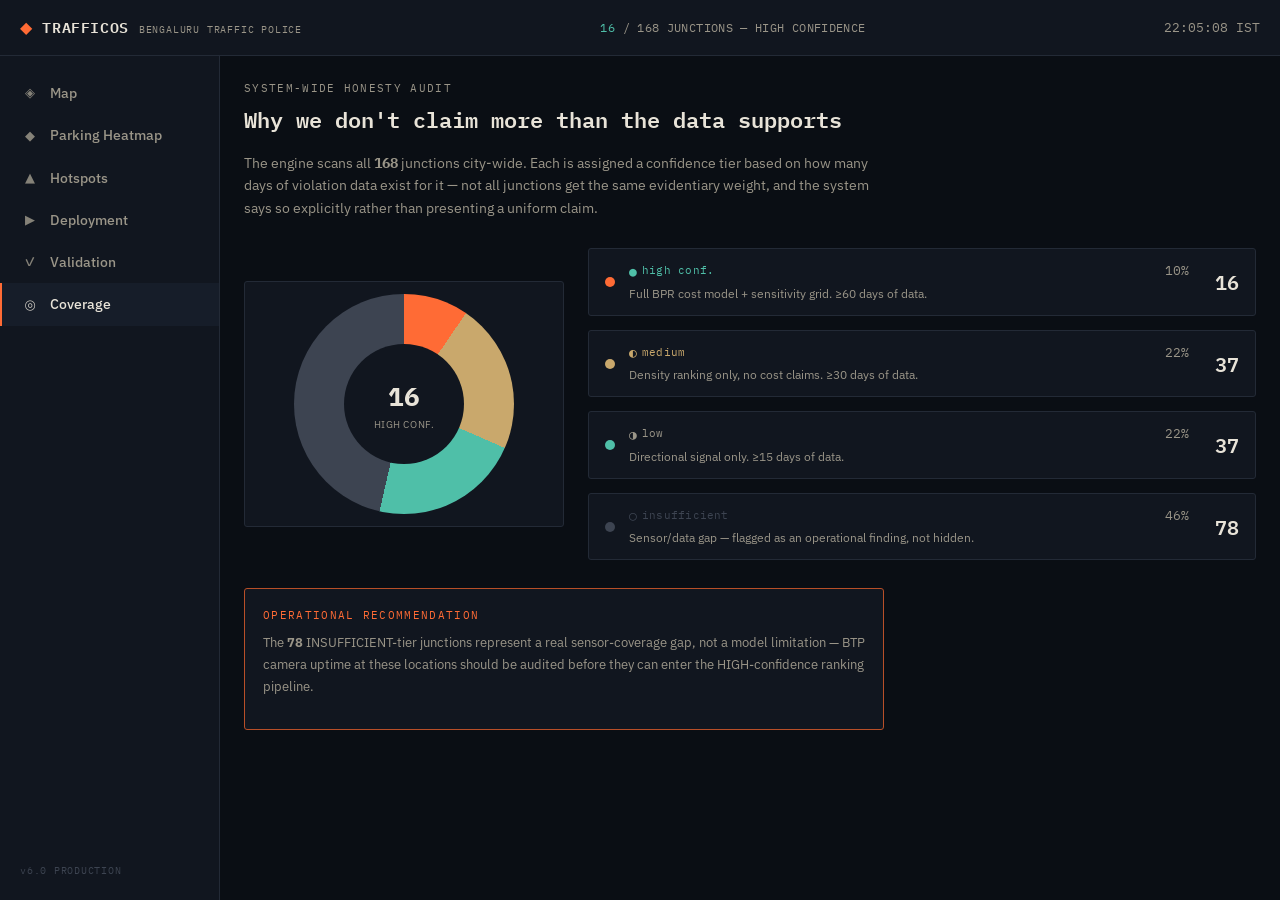
<file: trafficos-frontend/coverage.html>
<!doctype html>
<html lang="en">
<head>
  <meta charset="UTF-8" />
  <meta name="viewport" content="width=device-width, initial-scale=1.0" />
  <title>TrafficOS · Coverage</title>
  <link rel="preconnect" href="https://fonts.googleapis.com">
  <link rel="preconnect" href="https://fonts.gstatic.com" crossorigin>
  <link href="https://fonts.googleapis.com/css2?family=IBM+Plex+Mono:wght@300;400;500;600;700&family=IBM+Plex+Sans:wght@400;500;600&display=swap" rel="stylesheet">
  <link rel="stylesheet" href="css/style.css" />
  <style>
    .pie {
      width: 220px; height: 220px; border-radius: 50%; margin: 0 auto;
      position: relative;
    }
    .pie-hole {
      position: absolute; top: 50%; left: 50%; transform: translate(-50%, -50%);
      width: 120px; height: 120px; border-radius: 50%; background: var(--ink-raised);
      display: flex; flex-direction: column; align-items: center; justify-content: center;
    }
    .pie-hole-val { font-family: var(--font-mono); font-size: 26px; font-weight: 700; }
    .pie-hole-label { font-size: 9.5px; color: var(--paper-dim); letter-spacing: 0.06em; text-transform: uppercase; margin-top: 2px; }
  </style>
</head>
<body>
  <div class="shell">
    <header class="topbar" id="topbar"></header>
    <nav class="nav" id="nav"></nav>
    <main class="main" id="main">
      <div class="eyebrow">System-wide honesty audit</div>
      <h1 class="page-title" style="max-width:640px">Why we don't claim more than the data supports</h1>
      <p style="font-size:13.5px;color:var(--paper-dim);line-height:1.7;max-width:640px;margin-bottom:28px" id="intro"></p>

      <div class="coverage-split">
        <div class="chart-panel">
          <div class="pie" id="pie"></div>
        </div>
        <div class="tier-list" id="tier-list"></div>
      </div>

      <div class="recommendation" id="recommendation"></div>
    </main>
  </div>

  <script src="js/shared.js"></script>
  <script>
    renderShell('coverage');

    const TIER_COLOR = { HIGH: '#FF6B35', MEDIUM: '#C9A86C', LOW: '#4FBFA8', INSUFFICIENT: '#3D4451' };
    const TIER_DESC = {
      HIGH: 'Full BPR cost model + sensitivity grid. &ge;60 days of data.',
      MEDIUM: 'Density ranking only, no cost claims. &ge;30 days of data.',
      LOW: 'Directional signal only. &ge;15 days of data.',
      INSUFFICIENT: 'Sensor/data gap &mdash; flagged as an operational finding, not hidden.',
    };
    const TIER_ORDER = ['HIGH', 'MEDIUM', 'LOW', 'INSUFFICIENT'];

    async function init() {
      try {
        const coverage = await loadJSON('coverage');
        render(coverage);
      } catch (e) {
        showError(document.getElementById('main'), e.message, init);
      }
    }

    function render(coverage) {
      document.getElementById('intro').innerHTML =
        'The engine scans all <b class="mono">' + coverage.total_junctions + '</b> junctions ' +
        'city-wide. Each is assigned a confidence tier based on how many days of ' +
        'violation data exist for it &mdash; not all junctions get the same evidentiary ' +
        'weight, and the system says so explicitly rather than presenting a uniform claim.';

      renderPie(coverage);

      document.getElementById('tier-list').innerHTML = TIER_ORDER.map(function(tier) {
        const count = coverage.tier_counts[tier] || 0;
        const pct = ((count / coverage.total_junctions) * 100).toFixed(0);
        return '<div class="tier-row">' +
          '<div class="tier-dot" style="background:' + TIER_COLOR[tier] + '"></div>' +
          '<div style="flex:1">' +
          '<div class="tier-name">' + confBadge(tier) + '<span class="tier-pct">' + pct + '%</span></div>' +
          '<div class="tier-desc">' + TIER_DESC[tier] + '</div>' +
          '</div>' +
          '<div class="tier-count mono">' + count + '</div>' +
          '</div>';
      }).join('');

      document.getElementById('recommendation').innerHTML =
        '<div class="eyebrow" style="color:var(--orange)">Operational recommendation</div>' +
        '<p style="font-size:13px;color:var(--paper-dim);line-height:1.7;margin-top:8px">' +
        'The <b>' + coverage.tier_counts.INSUFFICIENT + '</b> INSUFFICIENT-tier junctions ' +
        'represent a real sensor-coverage gap, not a model limitation &mdash; BTP camera ' +
        'uptime at these locations should be audited before they can enter the ' +
        'HIGH-confidence ranking pipeline.</p>';
    }

    function renderPie(coverage) {
      let cumulative = 0;
      const segments = TIER_ORDER.map(function(tier) {
        const count = coverage.tier_counts[tier] || 0;
        const pct = (count / coverage.total_junctions) * 100;
        const seg = TIER_COLOR[tier] + ' ' + cumulative + '% ' + (cumulative + pct) + '%';
        cumulative += pct;
        return seg;
      });
      document.getElementById('pie').style.background = 'conic-gradient(' + segments.join(', ') + ')';
      document.getElementById('pie').innerHTML =
        '<div class="pie-hole">' +
        '<div class="pie-hole-val">' + coverage.tier_counts.HIGH + '</div>' +
        '<div class="pie-hole-label">high conf.</div>' +
        '</div>';
    }

    init();
  </script>
</body>
</html>
</file>
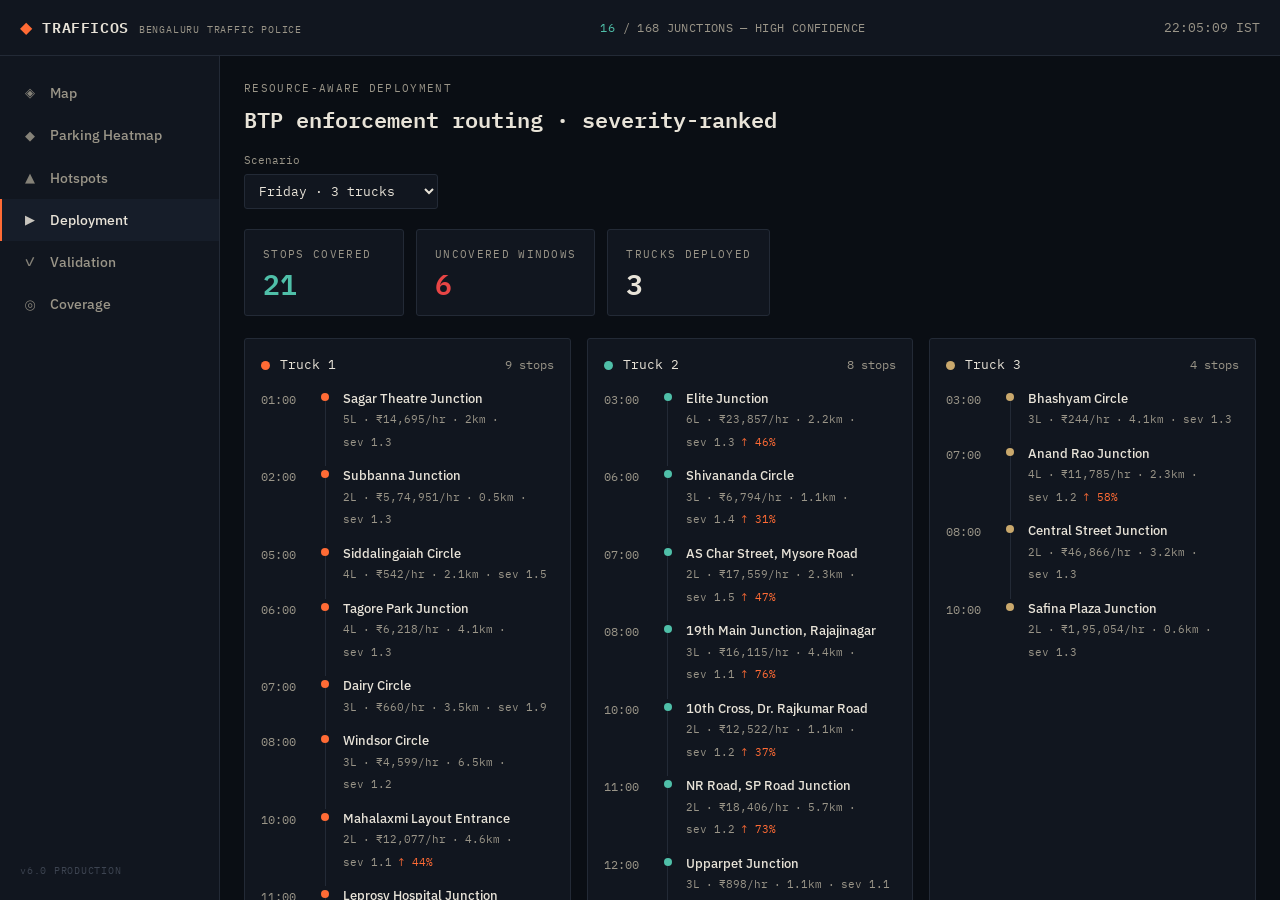
<file: trafficos-frontend/deployment.html>
<!doctype html>
<html lang="en">
<head>
  <meta charset="UTF-8" />
  <meta name="viewport" content="width=device-width, initial-scale=1.0" />
  <title>TrafficOS · Deployment</title>
  <link rel="preconnect" href="https://fonts.googleapis.com">
  <link rel="preconnect" href="https://fonts.gstatic.com" crossorigin>
  <link href="https://fonts.googleapis.com/css2?family=IBM+Plex+Mono:wght@300;400;500;600;700&family=IBM+Plex+Sans:wght@400;500;600&display=swap" rel="stylesheet">
  <link rel="stylesheet" href="css/style.css" />
</head>
<body>
  <div class="shell">
    <header class="topbar" id="topbar"></header>
    <nav class="nav" id="nav"></nav>
    <main class="main" id="main">
      <div class="eyebrow">Resource-aware deployment</div>
      <h1 class="page-title">BTP enforcement routing &middot; severity-ranked</h1>

      <div class="controls" id="controls"></div>
      <div class="stat-row" id="stat-row"></div>
      <div class="trucks-grid" id="trucks-grid"></div>
      <div id="uncovered-slot"></div>

      <div style="font-size:11px;color:var(--steel);margin-top:18px;font-style:italic">
        Static build: 4 pre-computed scenarios shown. Live deployment supports
        arbitrary day/truck-count recomputation via the FastAPI backend.
      </div>
    </main>
  </div>

  <script src="js/shared.js"></script>
  <script>
    renderShell('deployment');

    const SCENARIOS = [
      { key: 'Friday_3', day: 'Friday', n: 3 },
      { key: 'Monday_3', day: 'Monday', n: 3 },
      { key: 'Friday_5', day: 'Friday', n: 5 },
      { key: 'Saturday_2', day: 'Saturday', n: 2 },
    ];

    const TRUCK_COLOR = ['#FF6B35', '#4FBFA8', '#C9A86C', '#E84545', '#7A8AA6'];

    let allScenarios = null;
    let currentKey = 'Friday_3';

    async function init() {
      try {
        allScenarios = await loadJSON('deployment_scenarios');
        render();
      } catch (e) {
        showError(document.getElementById('main'), e.message, init);
      }
    }

    function render() {
      const data = allScenarios[currentKey];

      document.getElementById('controls').innerHTML = `
        <label class="control-label">
          Scenario
          <select id="scenario-select" class="control-select">
            ${SCENARIOS.map(s => `
              <option value="${s.key}" ${s.key === currentKey ? 'selected' : ''}>
                ${s.day} &middot; ${s.n} truck${s.n > 1 ? 's' : ''}
              </option>`).join('')}
          </select>
        </label>
      `;
      document.getElementById('scenario-select').addEventListener('change', (e) => {
        currentKey = e.target.value;
        render();
      });

      const totalStops = data.trucks.reduce((s, t) => s + t.route.length, 0);
      document.getElementById('stat-row').innerHTML = [
        statCard('Stops covered', totalStops, '', 'green'),
        statCard('Uncovered windows', data.uncovered.length, '', data.uncovered.length ? 'red' : 'green'),
        statCard('Trucks deployed', data.n_trucks),
      ].join('');

      document.getElementById('trucks-grid').innerHTML = data.trucks.map((truck, i) => `
        <div class="truck-card">
          <div class="truck-header">
            <span class="truck-dot" style="background:${TRUCK_COLOR[i % 5]}"></span>
            <span class="mono">Truck ${truck.id}</span>
            <span class="truck-count">${truck.route.length} stops</span>
          </div>
          ${truck.route.length === 0
            ? '<div class="empty-route">No feasible stops this configuration.</div>'
            : `<div class="timeline">
                ${truck.route.map((stop, si) => `
                  <div class="stop">
                    <div class="stop-time mono">${String(stop.hour).padStart(2, '0')}:00</div>
                    <div class="stop-line">
                      <span class="stop-dot" style="background:${TRUCK_COLOR[i % 5]}"></span>
                      ${si < truck.route.length - 1 ? '<span class="stop-connector"></span>' : ''}
                    </div>
                    <div class="stop-body">
                      <div class="stop-name">${esc(stop.junction.split(' - ').pop())}</div>
                      <div class="stop-meta">
                        <span>${stop.lanes}L</span><span>&middot;</span>
                        <span>&#8377;${stop.priority.toLocaleString('en-IN')}/hr</span><span>&middot;</span>
                        <span>${stop.dist_km}km</span><span>&middot;</span>
                        <span title="parking severity">sev ${stop.avg_severity != null ? stop.avg_severity.toFixed(1) : '-'}</span>
                        ${stop.trend_pct > 30 ? `<span class="rising-tag">&uarr; ${stop.trend_pct.toFixed(0)}%</span>` : ''}
                      </div>
                    </div>
                  </div>
                `).join('')}
              </div>`
          }
        </div>
      `).join('');

      const uncoveredSlot = document.getElementById('uncovered-slot');
      if (data.uncovered.length > 0) {
        uncoveredSlot.innerHTML = `
          <div class="uncovered-panel">
            <div class="eyebrow" style="color:var(--orange)">
              Uncovered critical windows (${data.uncovered.length})
            </div>
            <table class="data-table" style="margin-top:12px">
              <tbody>
                ${data.uncovered.slice(0, 8).map(u => `
                  <tr>
                    <td>${String(u.hour).padStart(2, '0')}:00</td>
                    <td>${esc((u.junction_name || '').split(' - ').pop())}</td>
                    <td>&#8377;${Math.round(u.priority_score).toLocaleString('en-IN')}/hr</td>
                  </tr>
                `).join('')}
              </tbody>
            </table>
          </div>`;
      } else {
        uncoveredSlot.innerHTML = '';
      }
    }

    init();
  </script>
</body>
</html>
</file>
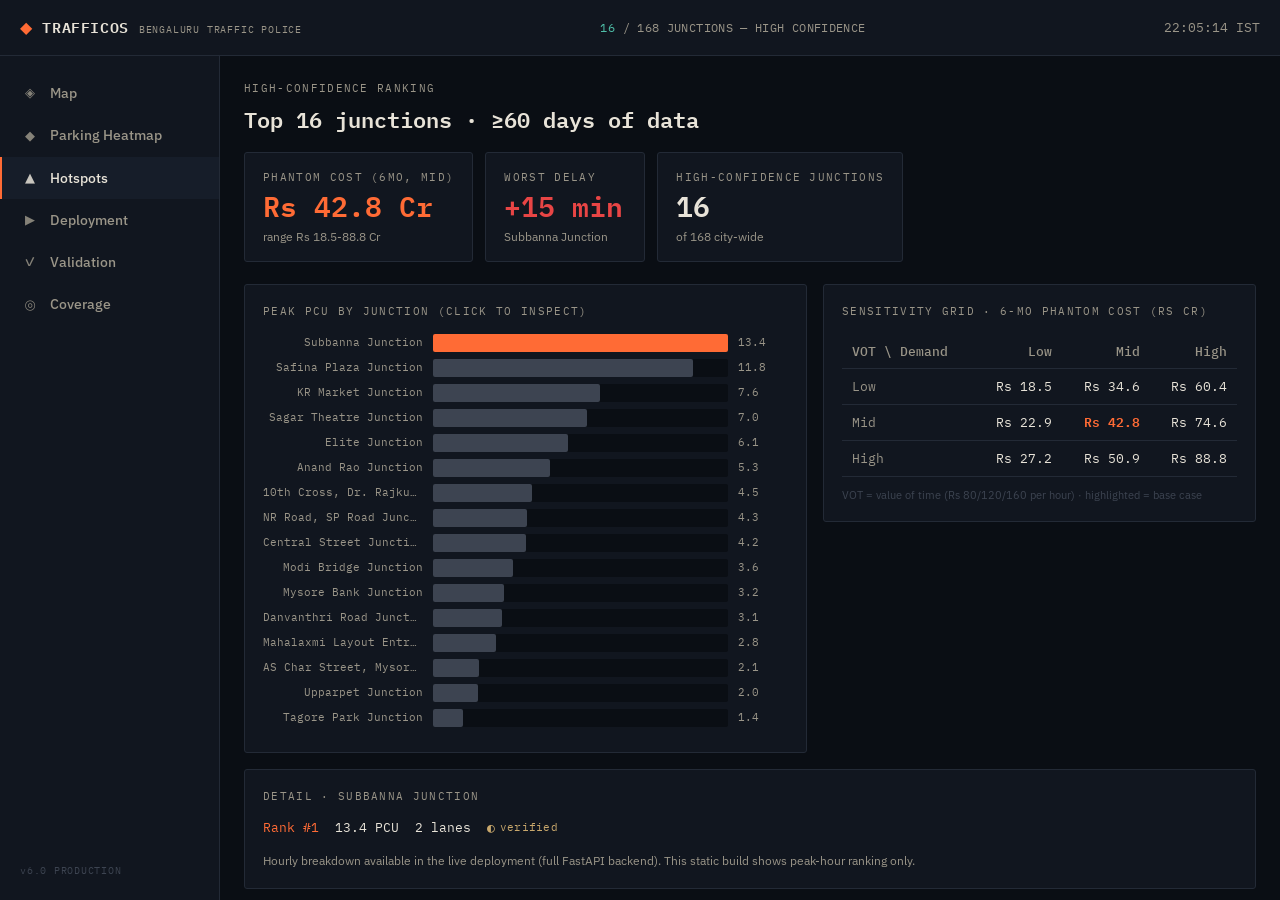
<file: trafficos-frontend/hotspots.html>
<!doctype html>
<html lang="en">
<head>
  <meta charset="UTF-8" />
  <meta name="viewport" content="width=device-width, initial-scale=1.0" />
  <title>TrafficOS · Hotspots</title>
  <link rel="preconnect" href="https://fonts.googleapis.com">
  <link rel="preconnect" href="https://fonts.gstatic.com" crossorigin>
  <link href="https://fonts.googleapis.com/css2?family=IBM+Plex+Mono:wght@300;400;500;600;700&family=IBM+Plex+Sans:wght@400;500;600&display=swap" rel="stylesheet">
  <link rel="stylesheet" href="css/style.css" />
  <style>
    .hs-grid { display: grid; grid-template-columns: 1.3fr 1fr; gap: 16px; align-items: start; }
    @media (max-width: 900px) { .hs-grid { grid-template-columns: 1fr; } }
    .bar-row { display: grid; grid-template-columns: 160px 1fr 50px; align-items: center; gap: 10px; margin-bottom: 7px; cursor: pointer; }
    .bar-label { font-family: var(--font-mono); font-size: 11px; color: var(--paper-dim); text-align: right; overflow: hidden; text-overflow: ellipsis; white-space: nowrap; }
    .bar-track { background: var(--ink); border-radius: 2px; height: 18px; position: relative; }
    .bar-fill { height: 100%; border-radius: 2px; background: var(--steel); transition: background 0.15s; }
    .bar-row.selected .bar-fill { background: var(--orange); }
    .bar-row:hover .bar-fill { background: var(--paper-dim); }
    .bar-row.selected:hover .bar-fill { background: var(--orange); }
    .bar-val { font-family: var(--font-mono); font-size: 11px; color: var(--paper-dim); }
    .detail-header { display: flex; gap: 16px; align-items: center; margin-bottom: 14px; font-family: var(--font-mono); font-size: 13px; flex-wrap: wrap; }
  </style>
</head>
<body>
  <div class="shell">
    <header class="topbar" id="topbar"></header>
    <nav class="nav" id="nav"></nav>
    <main class="main" id="main">
      <div class="eyebrow">High-confidence ranking</div>
      <h1 class="page-title">Top 16 junctions · &ge;60 days of data</h1>
      <div class="stat-row" id="stat-row"></div>
      <div class="hs-grid">
        <div class="panel">
          <div class="eyebrow panel-title">Peak PCU by junction (click to inspect)</div>
          <div id="bar-chart"></div>
        </div>
        <div class="panel">
          <div class="eyebrow panel-title">Sensitivity grid &middot; 6-mo phantom cost (Rs Cr)</div>
          <div id="sens-table"></div>
          <div style="font-size:11px;color:var(--steel);margin-top:10px">
            VOT = value of time (Rs 80/120/160 per hour) &middot; highlighted = base case
          </div>
        </div>
      </div>
      <div class="panel" id="detail-panel"></div>
    </main>
  </div>

  <script src="js/shared.js"></script>
  <script>
    renderShell('hotspots');

    let density = [], sensitivity = [], impact = null, selected = null;

    async function init() {
      try {
        const [d, s, i] = await Promise.all([
          loadJSON('density'), loadJSON('sensitivity'), loadJSON('business_impact'),
        ]);
        density = d.data.slice(0, 16);
        sensitivity = s.data;
        impact = i;
        selected = density[0] ? density[0].junction_name : null;
        render();
      } catch (e) {
        showError(document.getElementById('main'), e.message, init);
      }
    }

    function render() {
      document.getElementById('stat-row').innerHTML = [
        statCard('Phantom cost (6mo, mid)', 'Rs ' + impact.phantom_cost_6mo.mid_scenario_cr + ' Cr',
          'range Rs ' + impact.phantom_cost_6mo.range_low_cr + '-' + impact.phantom_cost_6mo.range_high_cr + ' Cr', 'orange'),
        statCard('Worst delay', '+' + (impact.fleet_delay_impact[0] ? impact.fleet_delay_impact[0].delay_min : '-') + ' min',
          impact.fleet_delay_impact[0] ? impact.fleet_delay_impact[0].junction : '', 'red'),
        statCard('High-confidence junctions', impact.coverage.high,
          'of ' + impact.coverage.total_junctions + ' city-wide'),
      ].join('');

      renderBarChart();
      renderSensTable();
      renderDetail();
    }

    function renderBarChart() {
      const maxPcu = Math.max.apply(null, density.map(function(d) { return d.peak_avg_pcu; }));
      document.getElementById('bar-chart').innerHTML = density.map(function(d) {
        const pct = (d.peak_avg_pcu / maxPcu) * 100;
        const isSel = d.junction_name === selected;
        const shortName = d.junction_name.split(' - ').pop();
        return '<div class="bar-row ' + (isSel ? 'selected' : '') + '" data-junction="' + esc(d.junction_name) + '">' +
          '<div class="bar-label" title="' + esc(shortName) + '">' + esc(shortName) + '</div>' +
          '<div class="bar-track"><div class="bar-fill" style="width:' + pct + '%"></div></div>' +
          '<div class="bar-val">' + d.peak_avg_pcu.toFixed(1) + '</div></div>';
      }).join('');

      document.querySelectorAll('.bar-row').forEach(function(row) {
        row.addEventListener('click', function() {
          selected = row.dataset.junction;
          render();
        });
      });
    }

    function renderSensTable() {
      const byVot = {};
      sensitivity.forEach(function(row) {
        byVot[row.vot] = byVot[row.vot] || {};
        byVot[row.vot][row.demand] = +(row.total_6mo_rs / 1e7).toFixed(1);
      });
      const vots = ['low', 'mid', 'high'];
      let rows = '';
      vots.forEach(function(vot) {
        let cells = '';
        vots.forEach(function(dem) {
          const isMid = vot === 'mid' && dem === 'mid';
          const val = (byVot[vot] && byVot[vot][dem] != null) ? byVot[vot][dem] : '-';
          cells += '<td class="' + (isMid ? 'td-highlight' : '') + '">Rs ' + val + '</td>';
        });
        rows += '<tr><td style="text-transform:capitalize">' + vot + '</td>' + cells + '</tr>';
      });
      document.getElementById('sens-table').innerHTML =
        '<table class="data-table"><thead><tr><th>VOT \\ Demand</th><th>Low</th><th>Mid</th><th>High</th></tr></thead><tbody>' +
        rows + '</tbody></table>';
    }

    function renderDetail() {
      const d = density.find(function(x) { return x.junction_name === selected; });
      if (!d) return;
      const shortName = selected.split(' - ').pop();
      document.getElementById('detail-panel').innerHTML =
        '<div class="eyebrow panel-title">Detail &middot; ' + esc(shortName) + '</div>' +
        '<div class="detail-header">' +
        '<span style="color:var(--orange)">Rank #' + d.rank + '</span>' +
        '<span>' + d.peak_avg_pcu.toFixed(1) + ' PCU</span>' +
        '<span>' + (d.lanes != null ? d.lanes : '-') + ' lanes</span>' +
        (d.lane_confidence ? confBadge(d.lane_confidence) : '') +
        '</div>' +
        '<div style="font-size:12px;color:var(--paper-dim)">' +
        'Hourly breakdown available in the live deployment (full FastAPI backend). ' +
        'This static build shows peak-hour ranking only.</div>';
    }

    init();
  </script>
</body>
</html>
</file>
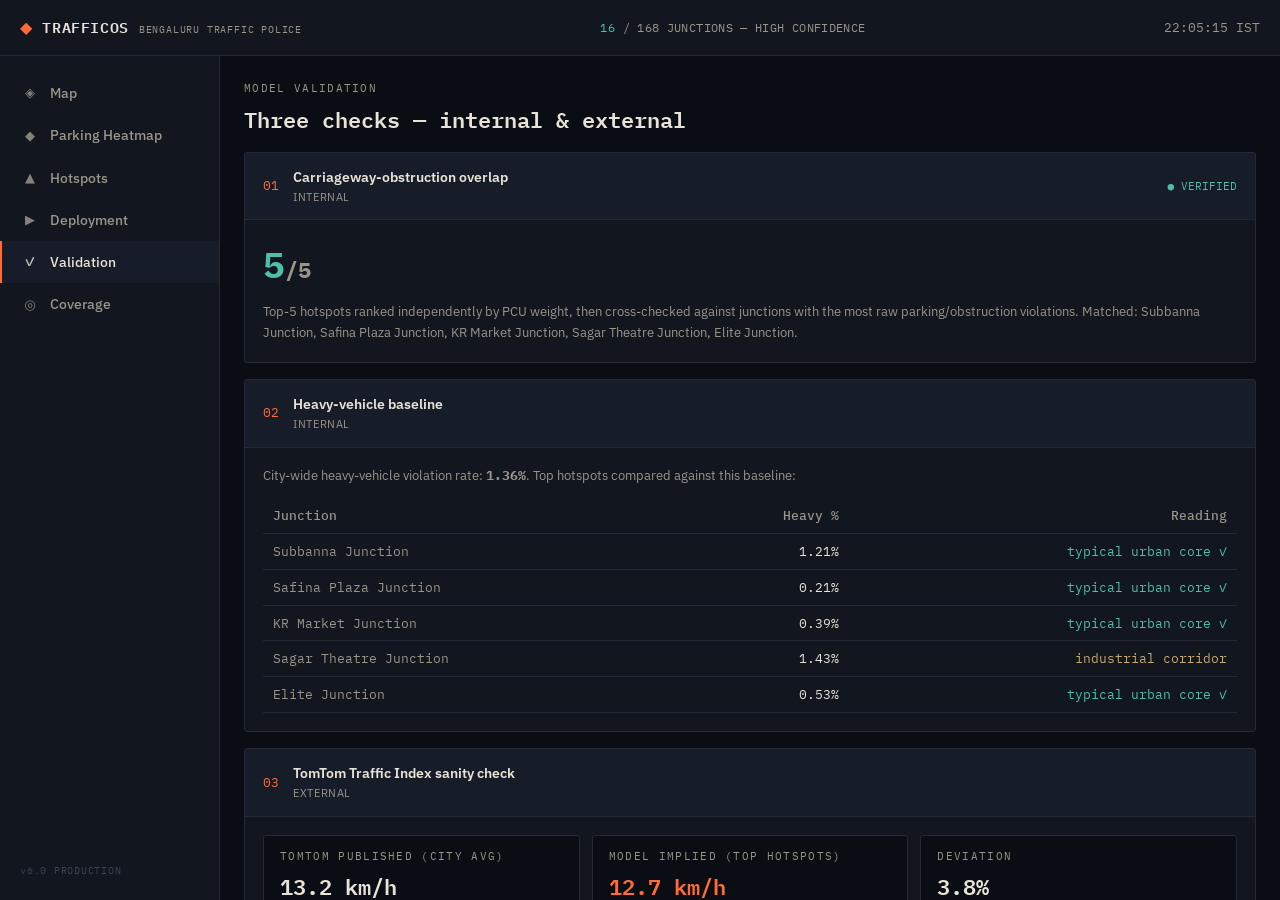
<file: trafficos-frontend/validation.html>
<!doctype html>
<html lang="en">
<head>
  <meta charset="UTF-8" />
  <meta name="viewport" content="width=device-width, initial-scale=1.0" />
  <title>TrafficOS · Validation</title>
  <link rel="preconnect" href="https://fonts.googleapis.com">
  <link rel="preconnect" href="https://fonts.gstatic.com" crossorigin>
  <link href="https://fonts.googleapis.com/css2?family=IBM+Plex+Mono:wght@300;400;500;600;700&family=IBM+Plex+Sans:wght@400;500;600&display=swap" rel="stylesheet">
  <link rel="stylesheet" href="css/style.css" />
</head>
<body>
  <div class="shell">
    <header class="topbar" id="topbar"></header>
    <nav class="nav" id="nav"></nav>
    <main class="main" id="main">
      <div class="eyebrow">Model validation</div>
      <h1 class="page-title">Three checks &mdash; internal &amp; external</h1>
      <div id="checks-slot"></div>
    </main>
  </div>

  <script src="js/shared.js"></script>
  <script>
    renderShell('validation');

    async function init() {
      try {
        const xval = await loadJSON('cross_validation');
        render(xval);
      } catch (e) {
        showError(document.getElementById('main'), e.message, init);
      }
    }

    function render(xval) {
      const c1 = xval.check1_obstruction_overlap;
      const c2 = xval.check2_heavy_vehicle_baseline;
      const c3 = xval.check3_tomtom_sanity_check;

      document.getElementById('checks-slot').innerHTML = `
        ${checkCard('01', 'Carriageway-obstruction overlap', 'Internal',
          c1.overlap_count === 5 ? 'pass' : 'partial', `
          <div class="big-result">${c1.overlap_count}<span class="big-result-dim">/${c1.total}</span></div>
          <p style="font-size:13px;color:var(--paper-dim);line-height:1.6;margin:0">
            Top-5 hotspots ranked independently by PCU weight, then cross-checked
            against junctions with the most raw parking/obstruction violations.
            Matched: ${c1.matched_junctions.join(', ') || 'none'}.
          </p>
        `)}

        ${checkCard('02', 'Heavy-vehicle baseline', 'Internal', 'info', `
          <p style="font-size:13px;color:var(--paper-dim);line-height:1.6;margin:0 0 12px">
            City-wide heavy-vehicle violation rate: <b class="mono">${c2.city_baseline_pct}%</b>.
            Top hotspots compared against this baseline:
          </p>
          <table class="data-table">
            <thead><tr><th>Junction</th><th>Heavy %</th><th>Reading</th></tr></thead>
            <tbody>
              ${c2.junctions.map(j => `
                <tr>
                  <td>${esc(j.junction.split(' - ').pop())}</td>
                  <td class="mono">${j.heavy_pct}%</td>
                  <td>${j.above_baseline
                    ? '<span style="color:var(--amber)">industrial corridor</span>'
                    : '<span style="color:var(--green-bright)">typical urban core &check;</span>'}</td>
                </tr>
              `).join('')}
            </tbody>
          </table>
        `)}

        ${checkCard('03', 'TomTom Traffic Index sanity check', 'External', 'info', `
          <div class="compare-row">
            <div class="compare-card">
              <div class="eyebrow">TomTom published (city avg)</div>
              <div class="compare-val">${c3.tomtom_published_speed_kmph} km/h</div>
            </div>
            <div class="compare-card">
              <div class="eyebrow">Model implied (top hotspots)</div>
              <div class="compare-val" style="color:var(--orange)">${c3.model_implied_speed_kmph} km/h</div>
            </div>
            <div class="compare-card">
              <div class="eyebrow">Deviation</div>
              <div class="compare-val">${c3.deviation_pct}%</div>
            </div>
          </div>
          <p class="note-p">${esc(c3.note)}</p>
        `)}
      `;
    }

    function checkCard(number, title, kind, status, bodyHtml) {
      const statusColor = { pass: 'var(--green-bright)', partial: 'var(--amber)', info: 'var(--paper-dim)' }[status];
      const statusLabel = status === 'pass' ? '&#9679; VERIFIED' : status === 'partial' ? '&#9680; PARTIAL' : '';
      return `
        <div class="check-card">
          <div class="check-header">
            <span class="mono check-num">${number}</span>
            <div style="flex:1">
              <div class="check-title">${esc(title)}</div>
              <div class="check-kind">${kind}</div>
            </div>
            ${status !== 'info' ? `<span class="mono" style="color:${statusColor};font-size:11px">${statusLabel}</span>` : ''}
          </div>
          <div class="check-body">${bodyHtml}</div>
        </div>`;
    }

    init();
  </script>
</body>
</html>
</file>
<file: trafficos-frontend/css/style.css>
:root {
  --ink: #0A0E14;
  --ink-raised: #11161F;
  --ink-raised-2: #161D29;
  --paper: #E8E3D8;
  --paper-dim: #9A9588;
  --steel: #3D4451;
  --steel-line: #232A36;
  --orange: #FF6B35;
  --orange-dim: #B84F28;
  --green: #2D7D6F;
  --green-bright: #4FBFA8;
  --amber: #C9A86C;
  --red-crit: #E84545;

  --font-mono: 'IBM Plex Mono', ui-monospace, monospace;
  --font-sans: 'IBM Plex Sans', system-ui, sans-serif;

  --nav-w: 220px;
  --topbar-h: 56px;
  --radius: 3px;
}

* { box-sizing: border-box; }
html, body { height: 100%; margin: 0; }

body {
  background: var(--ink);
  color: var(--paper);
  font-family: var(--font-sans);
  font-size: 14px;
  line-height: 1.5;
  -webkit-font-smoothing: antialiased;
}

a { color: inherit; }
::selection { background: var(--orange); color: var(--ink); }

::-webkit-scrollbar { width: 10px; height: 10px; }
::-webkit-scrollbar-track { background: var(--ink); }
::-webkit-scrollbar-thumb { background: var(--steel); border-radius: 5px; }
::-webkit-scrollbar-thumb:hover { background: var(--paper-dim); }

:focus-visible { outline: 2px solid var(--orange); outline-offset: 2px; }

button, input, select { font-family: inherit; }

.mono { font-family: var(--font-mono); }
.eyebrow {
  font-family: var(--font-mono);
  font-size: 11px;
  letter-spacing: 0.12em;
  text-transform: uppercase;
  color: var(--paper-dim);
}

/* ── Shell layout ─────────────────────────────────────────── */
.shell {
  display: grid;
  grid-template-columns: var(--nav-w) 1fr;
  grid-template-rows: var(--topbar-h) 1fr;
  height: 100vh;
}
.topbar {
  height: var(--topbar-h);
  display: flex;
  align-items: center;
  justify-content: space-between;
  padding: 0 20px;
  background: var(--ink-raised);
  border-bottom: 1px solid var(--steel-line);
  grid-column: 1 / -1;
}
.brand { display: flex; align-items: baseline; gap: 10px; }
.brand-mark { color: var(--orange); font-size: 16px; }
.brand-text {
  font-family: var(--font-mono); font-weight: 600; font-size: 15px;
  letter-spacing: 0.04em;
}
.brand-sub {
  font-family: var(--font-mono); font-size: 10px; color: var(--paper-dim);
  letter-spacing: 0.08em;
}
.ticker { font-size: 12px; letter-spacing: 0.03em; }
.clock { font-size: 13px; color: var(--paper-dim); }

.nav {
  width: var(--nav-w);
  background: var(--ink-raised);
  border-right: 1px solid var(--steel-line);
  display: flex;
  flex-direction: column;
  padding: 16px 0;
}
.nav-link {
  display: flex;
  align-items: center;
  gap: 12px;
  padding: 11px 20px;
  text-decoration: none;
  color: var(--paper-dim);
  font-size: 13.5px;
  font-weight: 500;
  border-left: 2px solid transparent;
  transition: background 0.12s, color 0.12s;
}
.nav-link:hover { color: var(--paper); background: var(--ink-raised-2); }
.nav-link.active {
  color: var(--paper);
  background: var(--ink-raised-2);
  border-left: 2px solid var(--orange);
}
.nav-icon { font-size: 13px; width: 16px; text-align: center; opacity: 0.85; }
.nav-footer { margin-top: auto; padding: 16px 20px 4px; }
.nav-footer-text { font-size: 9.5px; color: var(--steel); letter-spacing: 0.08em; }

.main { overflow: auto; padding: 24px; }

h1.page-title {
  font-family: var(--font-mono);
  font-size: 22px;
  font-weight: 600;
  margin: 6px 0 16px;
}

/* ── Stat cards ───────────────────────────────────────────── */
.stat-row { display: flex; gap: 12px; flex-wrap: wrap; margin-bottom: 22px; }
.stat-card {
  background: var(--ink-raised);
  border: 1px solid var(--steel-line);
  border-radius: var(--radius);
  padding: 16px 18px;
  min-width: 160px;
}
.stat-value {
  font-family: var(--font-mono);
  font-size: 28px;
  font-weight: 600;
  margin-top: 6px;
  line-height: 1.1;
}
.stat-sub { font-size: 11.5px; color: var(--paper-dim); margin-top: 6px; }
.accent-orange { color: var(--orange); }
.accent-green { color: var(--green-bright); }
.accent-amber { color: var(--amber); }
.accent-red { color: var(--red-crit); }

/* ── Panels ───────────────────────────────────────────────── */
.panel {
  background: var(--ink-raised);
  border: 1px solid var(--steel-line);
  border-radius: var(--radius);
  padding: 18px;
  margin-bottom: 16px;
}
.panel-title { margin-bottom: 14px; }

/* ── Confidence badges — signature element ───────────────── */
.conf-badge {
  display: inline-flex;
  align-items: center;
  gap: 5px;
  font-family: var(--font-mono);
  font-size: 10.5px;
  letter-spacing: 0.02em;
  white-space: nowrap;
}
.conf-badge .glyph { font-size: 13px; line-height: 1; }
.conf-sourced { color: var(--green-bright); }
.conf-verified { color: var(--amber); }
.conf-estimated { color: var(--paper-dim); }
.conf-insufficient { color: var(--steel); }

/* ── Tables ───────────────────────────────────────────────── */
table.data-table {
  width: 100%;
  border-collapse: collapse;
  font-family: var(--font-mono);
  font-size: 12.5px;
}
table.data-table th {
  text-align: right;
  padding: 8px 10px;
  color: var(--paper-dim);
  border-bottom: 1px solid var(--steel-line);
  font-weight: 500;
}
table.data-table th:first-child { text-align: left; }
table.data-table td {
  text-align: right;
  padding: 8px 10px;
  border-bottom: 1px solid var(--steel-line);
}
table.data-table td:first-child { text-align: left; color: var(--paper-dim); }
.td-highlight { color: var(--orange); font-weight: 600; }

/* ── Loading / error states ──────────────────────────────── */
.state-wrap {
  display: flex;
  align-items: center;
  justify-content: center;
  min-height: 240px;
}
.loading-text { color: var(--paper-dim); font-size: 13px; letter-spacing: 0.04em; }
.loading-dots { color: var(--orange); }
.error-box {
  border: 1px solid var(--orange-dim);
  background: var(--ink-raised);
  padding: 20px 24px;
  border-radius: var(--radius);
  max-width: 420px;
}
.error-msg { font-size: 12px; color: var(--paper-dim); margin-top: 8px; }

/* ── Filter buttons (map page) ───────────────────────────── */
.filter-row { display: flex; gap: 8px; margin-bottom: 14px; flex-wrap: wrap; }
.filter-btn {
  background: var(--ink-raised);
  border: 1px solid var(--steel-line);
  color: var(--paper-dim);
  padding: 6px 12px;
  font-size: 12px;
  border-radius: var(--radius);
  cursor: pointer;
  font-family: var(--font-mono);
  display: flex;
  align-items: center;
  gap: 8px;
}
.filter-btn.active { color: var(--paper); background: var(--ink-raised-2); }
.filter-count { color: var(--paper-dim); font-size: 10.5px; }

/* ── Map ──────────────────────────────────────────────────── */
.map-wrap {
  height: 58vh;
  min-height: 420px;
  border: 1px solid var(--steel-line);
  border-radius: var(--radius);
  overflow: hidden;
}
.legend { display: flex; align-items: center; gap: 18px; margin-top: 14px; flex-wrap: wrap; }
.legend-item { display: flex; align-items: center; gap: 6px; font-size: 12px; color: var(--paper-dim); text-transform: capitalize; }
.legend-dot { width: 9px; height: 9px; border-radius: 50%; display: inline-block; }
.legend-note { font-size: 11.5px; color: var(--steel); margin-left: auto; }

/* ── Deployment page ──────────────────────────────────────── */
.controls { display: flex; gap: 20px; align-items: center; margin-bottom: 20px; flex-wrap: wrap; }
.control-label { display: flex; flex-direction: column; gap: 6px; font-size: 11px; color: var(--paper-dim); font-family: var(--font-mono); }
.control-select {
  background: var(--ink-raised); border: 1px solid var(--steel-line); color: var(--paper);
  padding: 7px 10px; border-radius: var(--radius); font-family: var(--font-mono); font-size: 13px;
}
.trucks-grid { display: grid; grid-template-columns: repeat(auto-fit, minmax(280px, 1fr)); gap: 16px; }
.truck-card { background: var(--ink-raised); border: 1px solid var(--steel-line); border-radius: var(--radius); padding: 16px; }
.truck-header { display: flex; align-items: center; gap: 10px; margin-bottom: 14px; font-size: 13px; }
.truck-dot { width: 9px; height: 9px; border-radius: 50%; }
.truck-count { margin-left: auto; color: var(--paper-dim); font-size: 11.5px; font-family: var(--font-mono); }
.empty-route { font-size: 12px; color: var(--steel); font-style: italic; }
.stop { display: grid; grid-template-columns: 46px 16px 1fr; gap: 10px; }
.stop-time { font-size: 11.5px; color: var(--paper-dim); padding-top: 2px; }
.stop-line { display: flex; flex-direction: column; align-items: center; }
.stop-dot { width: 8px; height: 8px; border-radius: 50%; margin-top: 4px; }
.stop-connector { width: 1px; flex: 1; background: var(--steel-line); min-height: 22px; }
.stop-body { padding-bottom: 16px; }
.stop-name { font-size: 13px; font-weight: 500; }
.stop-meta { display: flex; gap: 6px; font-size: 11px; color: var(--paper-dim); font-family: var(--font-mono); margin-top: 3px; flex-wrap: wrap; }
.rising-tag { color: var(--orange); }
.uncovered-panel { margin-top: 22px; background: var(--ink-raised); border: 1px solid var(--orange-dim); border-radius: var(--radius); padding: 16px; }

/* ── Validation page ──────────────────────────────────────── */
.check-card { background: var(--ink-raised); border: 1px solid var(--steel-line); border-radius: var(--radius); margin-bottom: 16px; overflow: hidden; }
.check-header { display: flex; align-items: center; gap: 14px; padding: 14px 18px; border-bottom: 1px solid var(--steel-line); background: var(--ink-raised-2); }
.check-num { color: var(--orange); font-size: 13px; }
.check-title { font-size: 14px; font-weight: 600; }
.check-kind { font-size: 10.5px; color: var(--paper-dim); letter-spacing: 0.06em; text-transform: uppercase; margin-top: 2px; }
.check-body { padding: 18px; }
.big-result { font-family: var(--font-mono); font-size: 36px; font-weight: 700; color: var(--green-bright); margin-bottom: 10px; }
.big-result-dim { color: var(--paper-dim); font-size: 22px; }
.compare-row { display: flex; gap: 12px; flex-wrap: wrap; }
.compare-card { background: var(--ink); border: 1px solid var(--steel-line); border-radius: var(--radius); padding: 12px 16px; flex: 1; min-width: 140px; }
.compare-val { font-family: var(--font-mono); font-size: 22px; font-weight: 600; margin-top: 6px; }
.note-p { font-size: 12px; color: var(--steel); line-height: 1.6; margin-top: 14px; font-style: italic; }

/* ── Coverage page ────────────────────────────────────────── */
.coverage-split { display: grid; grid-template-columns: 320px 1fr; gap: 24px; align-items: center; }
.chart-panel { background: var(--ink-raised); border: 1px solid var(--steel-line); border-radius: var(--radius); padding: 12px; }
.tier-list { display: flex; flex-direction: column; gap: 14px; }
.tier-row { display: flex; align-items: center; gap: 14px; padding: 12px 16px; background: var(--ink-raised); border: 1px solid var(--steel-line); border-radius: var(--radius); }
.tier-dot { width: 10px; height: 10px; border-radius: 50%; flex-shrink: 0; }
.tier-name { display: flex; align-items: center; justify-content: space-between; }
.tier-pct { font-family: var(--font-mono); font-size: 13px; color: var(--paper-dim); }
.tier-desc { font-size: 12px; color: var(--paper-dim); margin-top: 4px; }
.tier-count { font-size: 20px; font-weight: 600; min-width: 36px; text-align: right; }
.recommendation { margin-top: 28px; padding: 18px; background: var(--ink-raised); border: 1px solid var(--orange-dim); border-radius: var(--radius); max-width: 640px; }

@media (max-width: 900px) {
  .coverage-split { grid-template-columns: 1fr; }
}

@media (prefers-reduced-motion: reduce) {
  *, *::before, *::after { animation-duration: 0.001ms !important; transition-duration: 0.001ms !important; }
}
</file>
